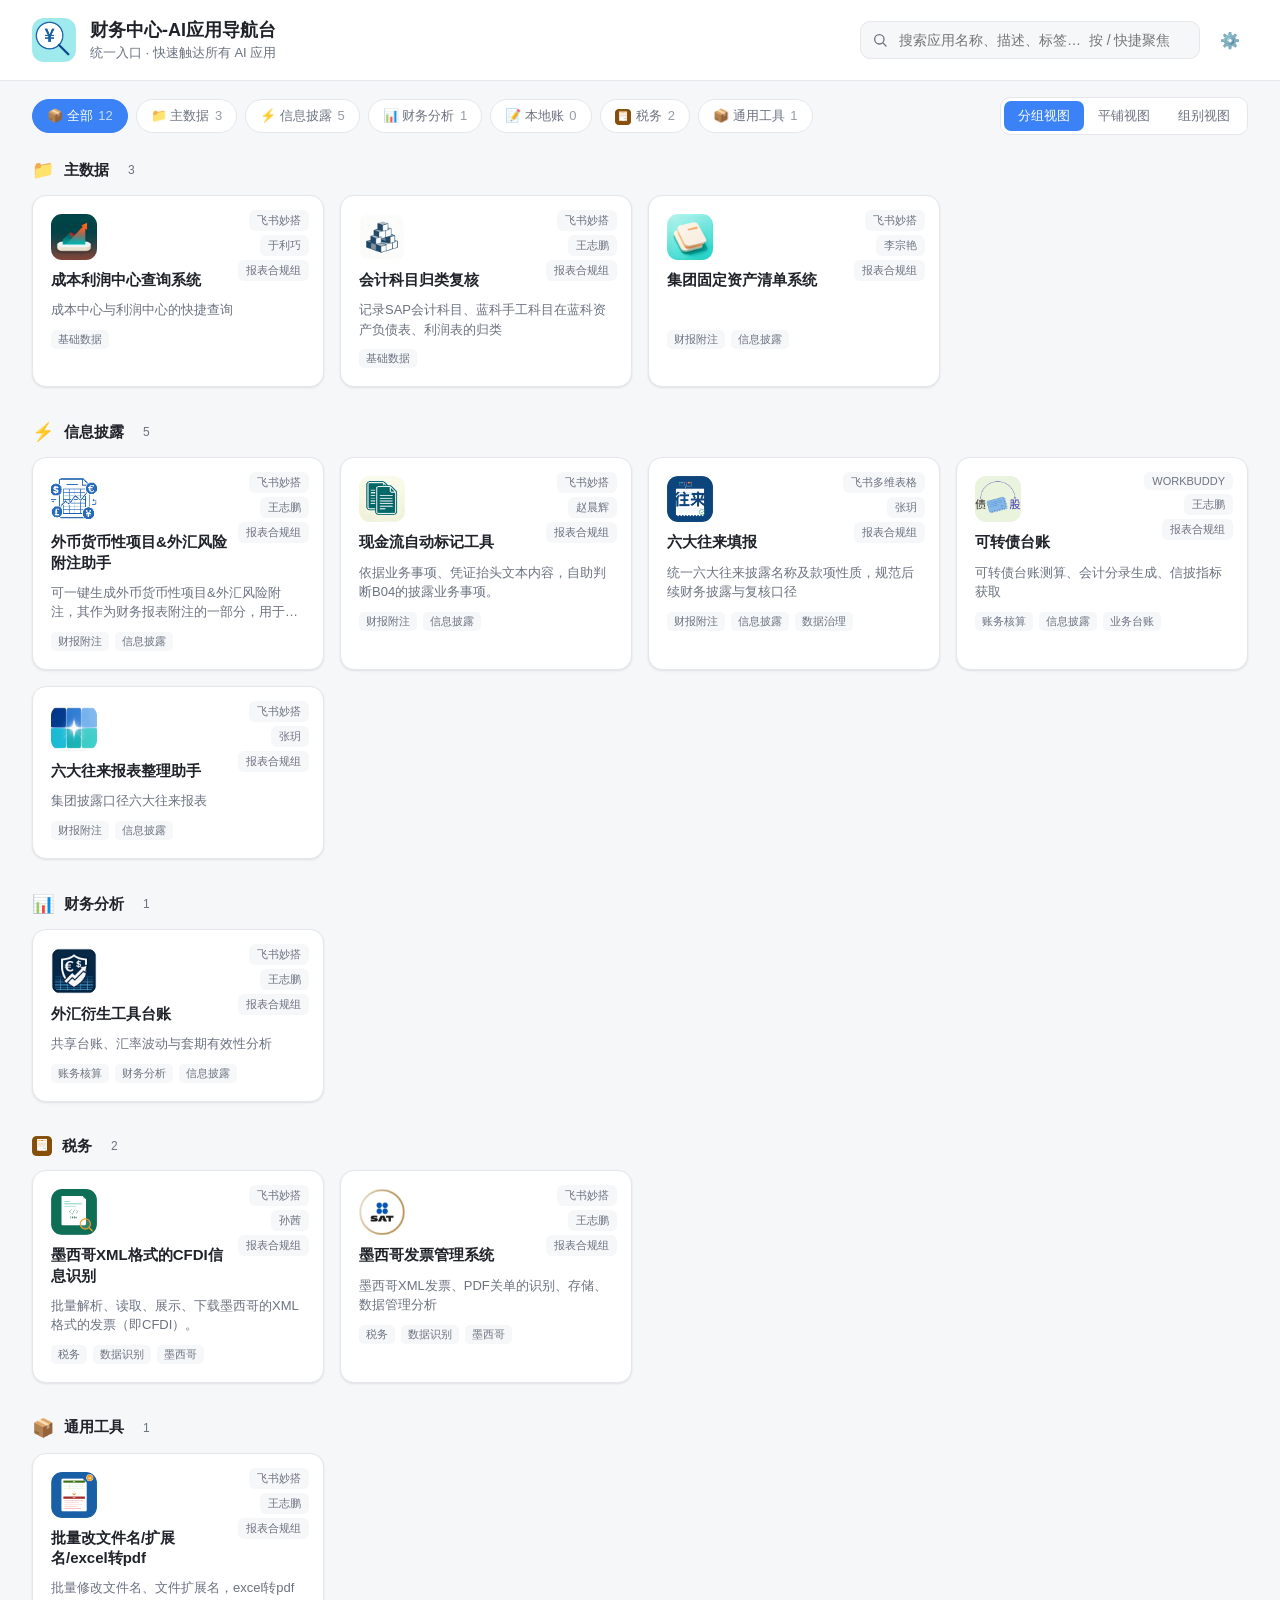
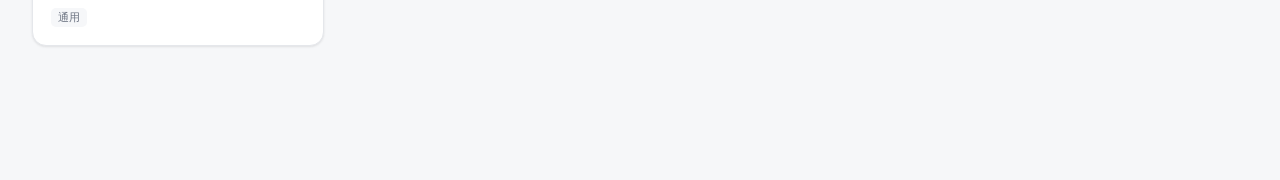
<file: index.html>
<!DOCTYPE html>
<html lang="zh-CN">
<head>
<meta charset="UTF-8">
<meta name="viewport" content="width=device-width, initial-scale=1.0">
<link rel="icon" type="image/svg+xml" href="favicon.svg?v=20260916a">
<title>财务中心-AI应用导航台</title>
<link rel="stylesheet" href="style.css?v=20260914b">
</head>
<body>
<div class="app">
  <header class="topbar">
    <div class="brand">
      <div class="brand-logo"><img src="icons/logo.png?v=20260808h" alt="logo"></div>
      <div class="brand-text">
        <h1 id="pageTitle">AI 应用导航台</h1>
        <p id="pageSubtitle">统一入口 · 快速触达所有 AI 应用</p>
      </div>
    </div>
    <div class="topbar-actions">
      <div class="search">
        <svg width="16" height="16" viewBox="0 0 24 24" fill="none" stroke="currentColor" stroke-width="2" stroke-linecap="round"><circle cx="11" cy="11" r="7"/><path d="m21 21-4.3-4.3"/></svg>
        <input id="searchInput" type="text" placeholder="搜索应用名称、描述、标签…  按 / 快捷聚焦" />
      </div>
      <button class="btn-icon" id="menuBtn" title="更多操作">⚙️</button>
    </div>
  </header>

  <div class="draft-banner" id="draftBanner" hidden>
    <span class="b-icon">⚠️</span>
    <span>你有 <b>本地修改</b> 未发布给团队</span>
    <button class="draft-publish-btn" id="draftPublishBtn">🚀 一键发版</button>
    <button class="draft-discard-btn" id="draftDiscardBtn">放弃修改</button>
  </div>

  <div class="menu" id="menu" hidden>
    <div id="menuItems"></div>
    <input type="file" id="importFile" accept="application/json" hidden />
  </div>

  <section class="filters">
    <div class="filter-chips" id="categoryChips"></div>
    <div class="view-switch">
      <button data-view="group" class="active">分组视图</button>
      <button data-view="flat">平铺视图</button>
      <button data-view="groupby">组别视图</button>
    </div>
  </section>

  <main class="content" id="content"></main>

  <button class="fab" id="addBtn" title="添加应用">＋</button>

  <!-- 添加/编辑弹窗 -->
  <div class="modal" id="appModal" hidden>
    <div class="modal-mask"></div>
    <div class="modal-panel">
      <div class="modal-head">
        <h2 id="modalTitle">添加应用</h2>
        <button class="btn-icon" id="modalClose" title="关闭">✕</button>
      </div>
      <form id="appForm" class="modal-body">
        <input type="hidden" id="f_id">
        <div class="field">
          <label>应用名称 *</label>
          <input id="f_name" required placeholder="如：库存查询系统">
        </div>
        <div class="field">
          <label>访问地址 *</label>
          <input id="f_url" required type="url" placeholder="https://...">
        </div>
        <div class="field">
          <label>描述</label>
          <textarea id="f_desc" placeholder="一句话说明这个应用干什么用"></textarea>
        </div>
        <div class="field-row">
          <div class="field">
            <label>图标</label>
            <div class="icon-input-row">
              <input id="f_icon" placeholder="emoji 或图片 URL" value="🔗">
              <button type="button" class="btn-icon-upload" id="iconUploadBtn" title="上传图标图片">📷</button>
              <input type="file" id="iconFile" accept="image/png,image/jpeg,image/jpg,image/gif,image/svg+xml" hidden>
            </div>
          </div>
          <div class="field">
            <label>用途分类</label>
            <select id="f_category"></select>
          </div>
        </div>
        <div class="field">
          <label>AI 开发平台</label>
          <input id="f_platform" placeholder="飞书妙搭 / WORKBUDDY / OPENCLAW / VSCODE…">
        </div>
        <div class="field">
          <label>联系人</label>
          <input id="f_contact" placeholder="应用设计者/维护人">
        </div>
        <div class="field">
          <label>组别</label>
          <input id="f_group" placeholder="如：报表合规组">
        </div>
        <div class="field">
          <label>标签（逗号分隔）</label>
          <input id="f_tags" placeholder="如：仓储,查询">
        </div>
        <div class="field checkbox">
          <input type="checkbox" id="f_pinned">
          <label for="f_pinned">置顶（常用）</label>
        </div>
        <div class="modal-foot">
          <button type="button" class="btn ghost" id="modalCancel">取消</button>
          <button type="submit" class="btn primary">保存</button>
        </div>
      </form>
    </div>
  </div>

  <!-- 管理分类弹窗 -->
  <div class="modal" id="catModal" hidden>
    <div class="modal-mask"></div>
    <div class="modal-panel">
      <div class="modal-head">
        <h2>管理分类</h2>
        <button class="btn-icon" id="catModalClose" title="关闭">✕</button>
      </div>
      <div class="modal-body">
        <div id="catList"></div>
        <div class="modal-foot">
          <button class="btn" id="catModalAdd">＋ 添加分类</button>
          <button class="btn primary" id="catModalCancel">完成</button>
        </div>
      </div>
    </div>
  </div>

  <div class="toast" id="toast" hidden></div>
</div>
<script src="app.js?v=20260914b"></script>
</body>
</html>
</file>
<file: style.css>
:root{
  --bg:#f6f7f9;
  --surface:#ffffff;
  --text:#1f2329;
  --text-sub:#6b7280;
  --border:#e5e7eb;
  --primary:#3b82f6;
  --primary-hover:#2563eb;
  --shadow:0 1px 3px rgba(0,0,0,.06),0 1px 2px rgba(0,0,0,.04);
  --shadow-lg:0 10px 30px rgba(0,0,0,.12);
  --radius:14px;
  --radius-sm:10px;
}
*{box-sizing:border-box;margin:0;padding:0}
body{font-family:-apple-system,BlinkMacSystemFont,"Segoe UI","PingFang SC","Microsoft YaHei",sans-serif;background:var(--bg);color:var(--text);-webkit-font-smoothing:antialiased}
.app{min-height:100vh}

/* topbar */
.topbar{display:flex;align-items:center;justify-content:space-between;gap:24px;padding:18px 32px;background:var(--surface);border-bottom:1px solid var(--border);position:sticky;top:0;z-index:20}
.brand{display:flex;align-items:center;gap:14px}
.brand-logo{width:44px;height:44px;border-radius:12px;background:linear-gradient(135deg,#3b82f6,#8b5cf6);color:#fff;display:flex;align-items:center;justify-content:center;font-size:22px;font-weight:700;overflow:hidden}
.brand-logo img{width:100%;height:100%;object-fit:cover}
.brand-text h1{font-size:18px;font-weight:600}
.brand-text p{font-size:13px;color:var(--text-sub);margin-top:2px}
.topbar-actions{display:flex;align-items:center;gap:12px}
.search{position:relative}
.search svg{position:absolute;left:12px;top:50%;transform:translateY(-50%);color:var(--text-sub)}
.search input{width:340px;padding:10px 12px 10px 38px;border:1px solid var(--border);border-radius:10px;background:var(--bg);font-size:14px;outline:none;transition:.2s;color:var(--text)}
.search input:focus{border-color:var(--primary);background:#fff;box-shadow:0 0 0 3px rgba(59,130,246,.12)}
.btn-icon{border:none;background:transparent;width:36px;height:36px;border-radius:10px;cursor:pointer;font-size:16px;color:var(--text-sub);transition:.15s}
.btn-icon:hover{background:var(--bg);color:var(--text)}

/* menu */
.menu{position:fixed;top:70px;right:32px;background:var(--surface);border:1px solid var(--border);border-radius:12px;box-shadow:var(--shadow-lg);padding:6px;z-index:30;min-width:170px}
.menu button{display:block;width:100%;text-align:left;padding:10px 12px;border:none;background:transparent;cursor:pointer;border-radius:8px;font-size:14px;color:var(--text)}
.menu button:hover{background:var(--bg)}

/* filters */
.filters{display:flex;align-items:center;justify-content:space-between;gap:16px;padding:16px 32px;flex-wrap:wrap}
.filter-chips{display:flex;gap:8px;flex-wrap:wrap}
.chip{padding:7px 14px;border-radius:999px;border:1px solid var(--border);background:var(--surface);cursor:pointer;font-size:13px;color:var(--text-sub);transition:.15s}
.chip:hover{border-color:var(--primary);color:var(--primary)}
.chip.active{background:var(--primary);border-color:var(--primary);color:#fff}
.chip span{opacity:.7;margin-left:2px}
.cat-icon-img{width:16px;height:16px;border-radius:3px;object-fit:cover;vertical-align:middle}
.chip .cat-icon-img{margin-right:2px}
.view-switch{display:flex;background:var(--surface);border:1px solid var(--border);border-radius:10px;padding:3px}
.view-switch button{border:none;background:transparent;padding:6px 14px;cursor:pointer;font-size:13px;color:var(--text-sub);border-radius:7px;transition:.15s}
.view-switch button.active{background:var(--primary);color:#fff}

/* content */
.content{padding:8px 32px 100px}
.group{margin-bottom:34px}
.group-head{display:flex;align-items:center;gap:10px;margin-bottom:14px}
.group-head .gicon{font-size:18px;display:flex;align-items:center}
.group-head .gicon img{width:20px;height:20px;border-radius:4px;object-fit:cover}
.group-head h3{font-size:15px;font-weight:600}
.group-head .gcount{font-size:12px;color:var(--text-sub);background:var(--bg);padding:2px 9px;border-radius:999px}
.grid{display:grid;grid-template-columns:repeat(auto-fill,minmax(260px,1fr));gap:16px}

/* card */
.card{background:var(--surface);border:1px solid var(--border);border-radius:var(--radius);padding:18px;box-shadow:var(--shadow);cursor:pointer;transition:.18s;position:relative;display:flex;flex-direction:column;gap:10px}
.card:hover{box-shadow:var(--shadow-lg);transform:translateY(-2px);border-color:#d1d5db}
.card.pinned::before{content:"📌";position:absolute;top:10px;left:12px;font-size:12px}
.card-top{display:flex;align-items:flex-start;gap:12px;padding-right:76px}
.card-icon{width:46px;height:46px;border-radius:11px;background:var(--bg);display:flex;align-items:center;justify-content:center;font-size:22px;flex-shrink:0}
.card-icon.img{background-size:cover;background-position:center}
.card-name{font-size:15px;font-weight:600;flex:1;min-width:0;white-space:normal;line-height:1.35;word-break:break-word}
.card-badges{position:absolute;top:14px;right:14px;display:flex;flex-direction:column;align-items:flex-end;gap:4px;z-index:1}
.card-platform{font-size:11px;color:var(--text-sub);background:var(--bg);padding:3px 8px;border-radius:6px;white-space:nowrap}
.card-contact{font-size:11px;color:var(--text-sub);white-space:nowrap;background:var(--bg);padding:3px 8px;border-radius:6px}
.card-group{font-size:11px;color:var(--text-sub);white-space:nowrap;background:var(--bg);padding:3px 8px;border-radius:6px}
.card-desc{font-size:13px;color:var(--text-sub);line-height:1.5;min-height:20px;display:-webkit-box;-webkit-line-clamp:2;-webkit-box-orient:vertical;overflow:hidden}
.card-tags{display:flex;gap:6px;flex-wrap:wrap}
.card-tags span{font-size:11px;color:var(--text-sub);background:var(--bg);padding:2px 7px;border-radius:5px}
.card-actions{display:none;position:absolute;bottom:12px;right:12px;gap:6px}
.card:hover .card-actions{display:flex}
.card-actions button{border:1px solid var(--border);background:var(--surface);width:28px;height:28px;border-radius:7px;cursor:pointer;font-size:12px;color:var(--text-sub);transition:.15s}
.card-actions button:hover{color:var(--primary);border-color:var(--primary)}

/* empty */
.empty{text-align:center;padding:80px 20px;color:var(--text-sub)}
.empty .big{font-size:48px;margin-bottom:12px}

/* fab */
.fab{position:fixed;right:32px;bottom:32px;width:52px;height:52px;border-radius:50%;background:var(--primary);color:#fff;border:none;font-size:24px;cursor:pointer;box-shadow:var(--shadow-lg);z-index:20;transition:.15s}
.fab:hover{background:var(--primary-hover);transform:scale(1.05)}

/* modal */
.modal{position:fixed;inset:0;z-index:50;display:flex;align-items:center;justify-content:center;padding:20px}
.modal[hidden]{display:none}
.modal-mask{position:absolute;inset:0;background:rgba(0,0,0,.4)}
.modal-panel{position:relative;background:var(--surface);border-radius:16px;width:100%;max-width:520px;max-height:90vh;overflow:auto;box-shadow:var(--shadow-lg)}
.modal-head{display:flex;align-items:center;justify-content:space-between;padding:18px 22px;border-bottom:1px solid var(--border);position:sticky;top:0;background:var(--surface);z-index:1}
.modal-head h2{font-size:16px;font-weight:600}
.modal-body{padding:22px;display:flex;flex-direction:column;gap:14px}
.field{display:flex;flex-direction:column;gap:6px}
.field-row{display:flex;gap:14px}
.field-row .field{flex:1}
.field label{font-size:13px;font-weight:500;color:var(--text)}
.field input,.field textarea,.field select{padding:9px 12px;border:1px solid var(--border);border-radius:9px;font-size:14px;font-family:inherit;outline:none;transition:.15s;background:var(--surface);color:var(--text);width:100%}
.field input:focus,.field textarea:focus,.field select:focus{border-color:var(--primary);box-shadow:0 0 0 3px rgba(59,130,246,.12)}
.field textarea{resize:vertical;min-height:60px}
.field.checkbox{flex-direction:row;align-items:center;gap:8px}
.field.checkbox input{width:auto}

/* icon upload */
.icon-input-row{display:flex;gap:8px;align-items:stretch}
.icon-input-row input{flex:1}
.btn-icon-upload{border:1px solid var(--border);background:var(--surface);border-radius:9px;padding:0 14px;cursor:pointer;font-size:18px;color:var(--text-sub);transition:.15s;white-space:nowrap}
.btn-icon-upload:hover{border-color:var(--primary);color:var(--primary)}
.btn-icon-upload:disabled{opacity:.5;cursor:default}
.modal-foot{display:flex;justify-content:flex-end;gap:10px;margin-top:6px}
.btn{padding:9px 18px;border-radius:9px;border:1px solid var(--border);background:var(--surface);cursor:pointer;font-size:14px;font-weight:500;transition:.15s;color:var(--text)}
.btn:hover{background:var(--bg)}
.btn.primary{background:var(--primary);border-color:var(--primary);color:#fff}
.btn.primary:hover{background:var(--primary-hover)}
.btn.ghost{border:none}

/* toast */
.toast{position:fixed;bottom:32px;left:50%;transform:translateX(-50%);background:#1f2329;color:#fff;padding:11px 20px;border-radius:10px;font-size:14px;z-index:100;box-shadow:var(--shadow-lg);animation:toastIn .25s}
@keyframes toastIn{from{opacity:0;transform:translate(-50%,10px)}to{opacity:1;transform:translate(-50%,0)}}

/* responsive */
@media(max-width:640px){
  .topbar{flex-direction:column;align-items:stretch;gap:14px;padding:16px}
  .search input{width:100%}
  .content{padding:8px 16px 100px}
  .filters{padding:12px 16px}
  .menu{right:16px}
  .fab{right:20px;bottom:20px}
}

/* readonly mode (non-admin) */
body.readonly .fab { display: none; }
body.readonly .card-actions { display: none !important; }

/* editable title (admin) */
.editable-title { cursor: pointer; padding: 2px 8px; border-radius: 6px; transition: background .15s; outline: none; display: inline-block; }
.editable-title:hover { background: var(--bg); }
.editable-title:focus { background: #fff; box-shadow: 0 0 0 2px rgba(59,130,246,.35); }

/* menu separator */
.menu-sep { height: 1px; background: var(--border); margin: 4px 2px; }

/* category management modal */
#catList { display: flex; flex-direction: column; gap: 8px; max-height: 50vh; overflow: auto; padding-right: 4px; }
.cat-row { display: flex; align-items: center; gap: 12px; padding: 10px 12px; border: 1px solid var(--border); border-radius: 10px; background: var(--bg); }
.cat-icon { font-size: 20px; width: 28px; text-align: center; display:flex;align-items:center;justify-content:center; }
.cat-icon .cat-icon-img { width: 22px; height: 22px; border-radius: 4px; object-fit: cover; }
.cat-name { flex: 1; font-weight: 500; }
.cat-count { font-size: 12px; color: var(--text-sub); }
.cat-actions { display: flex; gap: 4px; }
.cat-actions button { width: 28px; height: 28px; border: 1px solid var(--border); background: var(--surface); border-radius: 7px; cursor: pointer; font-size: 12px; color: var(--text-sub); transition: .15s; }
.cat-actions button:hover { color: var(--primary); border-color: var(--primary); }
.cat-empty { text-align: center; color: var(--text-sub); padding: 30px 0; font-size: 13px; }

/* draft banner */
.draft-banner { background: #fef3c7; border-bottom: 1px solid #fcd34d; color: #92400e; padding: 9px 32px; font-size: 13px; display: flex; align-items: center; gap: 8px; justify-content: center; }
.draft-banner[hidden] { display: none; }
.draft-banner .b-icon { font-size: 15px; }
.draft-banner b { color: #78350f; }
.draft-discard-btn { margin-left: 12px; padding: 4px 12px; border: 1px solid #f59e0b; background: #fff; color: #92400e; border-radius: 6px; font-size: 12px; cursor: pointer; white-space: nowrap; transition: .15s; }
.draft-discard-btn:hover { background: #f59e0b; color: #fff; }
.draft-publish-btn { margin-left: 12px; padding: 4px 14px; border: 1px solid #3b82f6; background: #3b82f6; color: #fff; border-radius: 6px; font-size: 12px; cursor: pointer; white-space: nowrap; transition: .15s; font-weight: 500; }
.draft-publish-btn:hover { background: #2563eb; border-color: #2563eb; }
</file>
